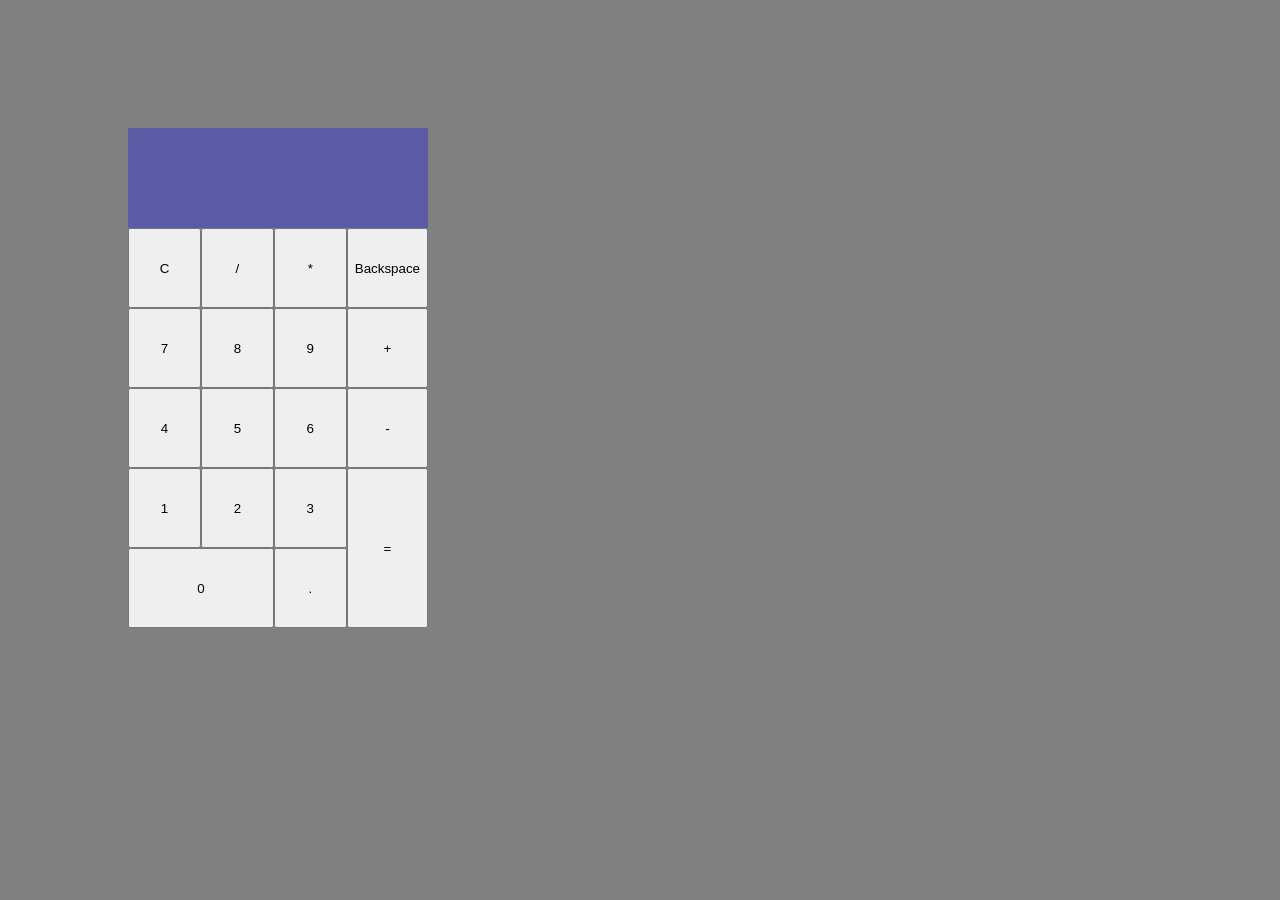
<file: foundations/TOP-calculator/index.html>
<!DOCTYPE html>
<html>

<head>
    <meta charset="UTF-8" name="viewport" content="width=device-width, initial-scale=1.0">
    <script src="javascript.js" defer></script>
    <link rel="stylesheet" href="styles.css">
    <title>Calculator</title>
</head>

<body>
    <div id="head">
        <div id="result"></div>
        <div id="display"></div>

    </div>
    <div id="container">
        <button>C</button>
        <button>/</button>
        <button>*</button>
        <button>Backspace</button>
        <button>7</button>
        <button>8</button>
        <button>9</button>
        <button>+</button>
        <button>4</button>
        <button>5</button>
        <button>6</button>
        <button>-</button>
        <button>1</button>
        <button>2</button>
        <button>3</button>
        <button style="grid-row: span 2;">=</button>
        <button style="grid-column: span 2;">0</button>
        <button>.</button>
    </div>
</body>

</html>
</file>
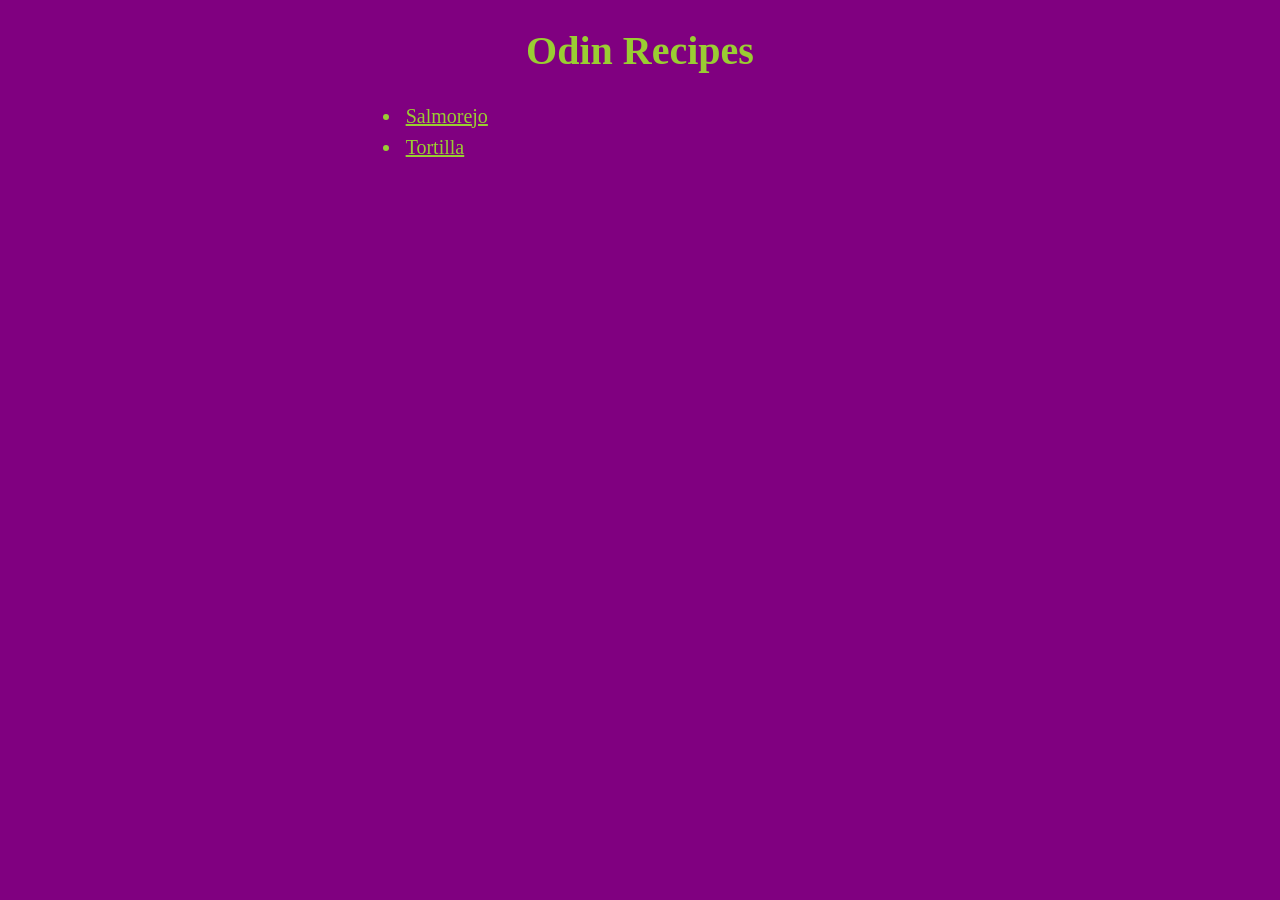
<file: foundations/TOP-odin-recipes/index.html>
<!DOCTYPE HTML>
<html lang="en">
    <head>
        <link rel="stylesheet" href="styles.css">
        <meta charset="UTF-8">
        <title>Odin Recipes</title>
    </head> 

    <body>
        <h1>
            Odin Recipes
        </h1>
            <ul style="display: flex; flex-direction: column; padding: 0 30%;">
                <li>
                    <a href="recipes/salmorejo.html">Salmorejo</a>
                </li>
                <li>
                    <a href="recipes/tortilla.html">Tortilla</a>
                </li>
            </ul>
    </body>
</html>
</file>
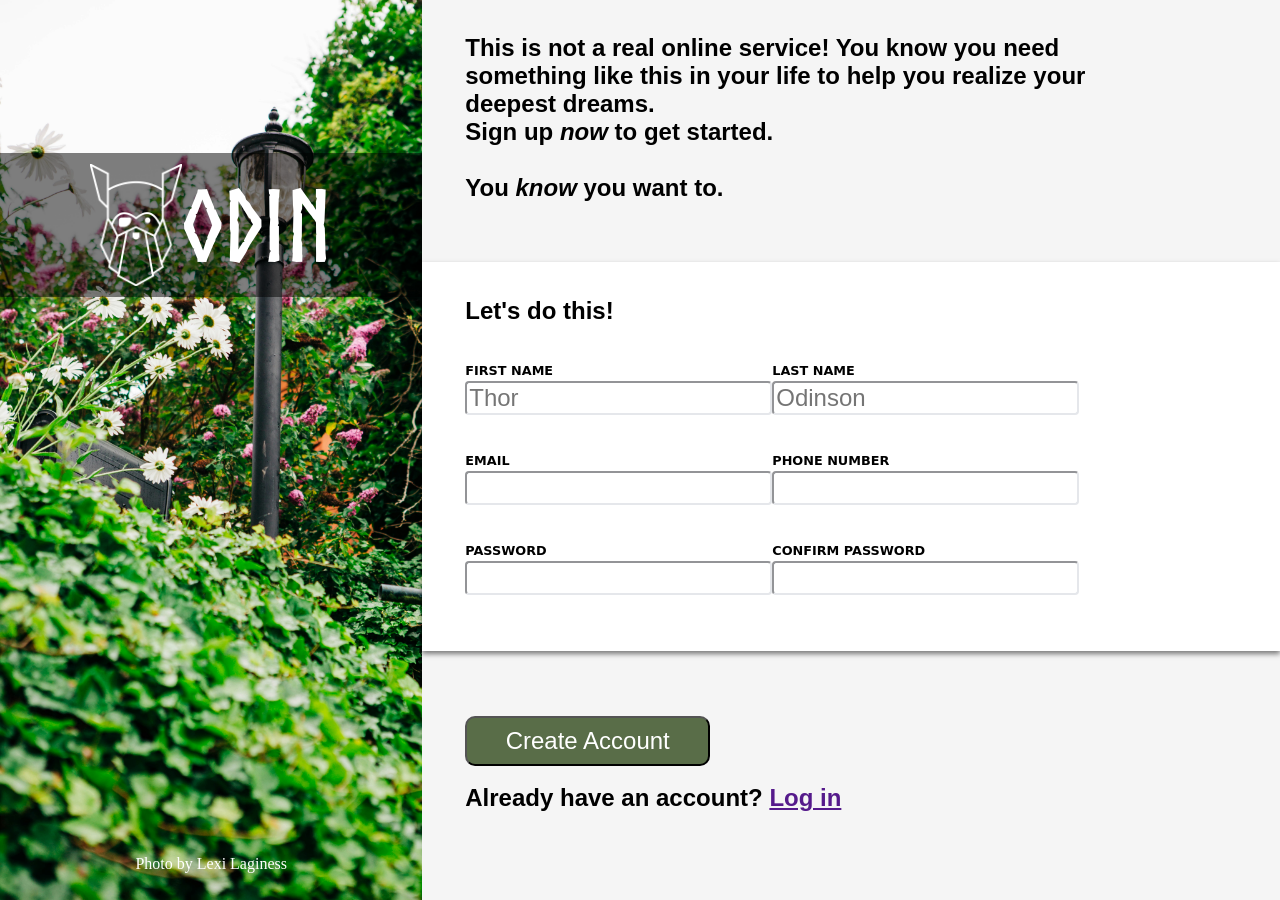
<file: foundations/TOP-sign-up-form/index.html>
<!DOCTYPE html>
<html lang="en">

<head>
    <meta charset="UTF-8">
    <meta name="viewport" content="width=device-width, initial-scale=1.0">
    <link rel="stylesheet" href="styles.css">
    <title>Document</title>
</head>

<body>
    <div id="unsplash">
        <div class="logo">
            <img src="odin-lined.png" alt="logo">
            <a>ODIN</a>
        </div>
        <div>Photo by Lexi Laginess</div>

    </div>
    <div class="back">
        <div>This is not a real online service! You know you need something like this in your life to help you realize your deepest dreams.
            Sign up <em>now</em> to get started.

            You <em>know</em> you want to.</div>
        <div class="form">Let's do this!
            <form id="signupForm" action="path" method="post">
                <div>
                    <label for="firstName">FIRST NAME</label>
                    <input type="text" name="firstName" id="firstName" placeholder="Thor">
                </div>
                <div>
                    <label for="lastName">LAST NAME</label>
                    <input type="text" name="lastName" id="lastName" placeholder="Odinson">
                </div>
                <div>
                    <label for="email">EMAIL</label>
                    <input type="email" name="email" id="email" placeholder="">
                </div>
                <div>
                    <label for="phoneNumber">PHONE NUMBER</label>
                    <input type="text" name="phoneNumber" id="phoneNumber" placeholder="">
                </div>
                <div>
                    <label for="passWord">PASSWORD</label>
                    <input type="password" name="passWord" id="passWord" placeholder="">
                </div>
                <div>
                    <label for="confirmPassword">CONFIRM PASSWORD</label>
                    <input type="password" name="confirmPassword" id="confirmPassword" placeholder="">
                </div>

            </form>

        </div>
        <div>
            <button type="button" id="submitButton">Create Account</button>
            <div>Already have an account? <a href="">Log in</a></div>
        </div>

        <script>
            document.getElementById("submitButton").addEventListener("click", function () {
                document.getElementById("signupForm").submit();
            });
        </script>
    </div>
</body>

</html>
</file>
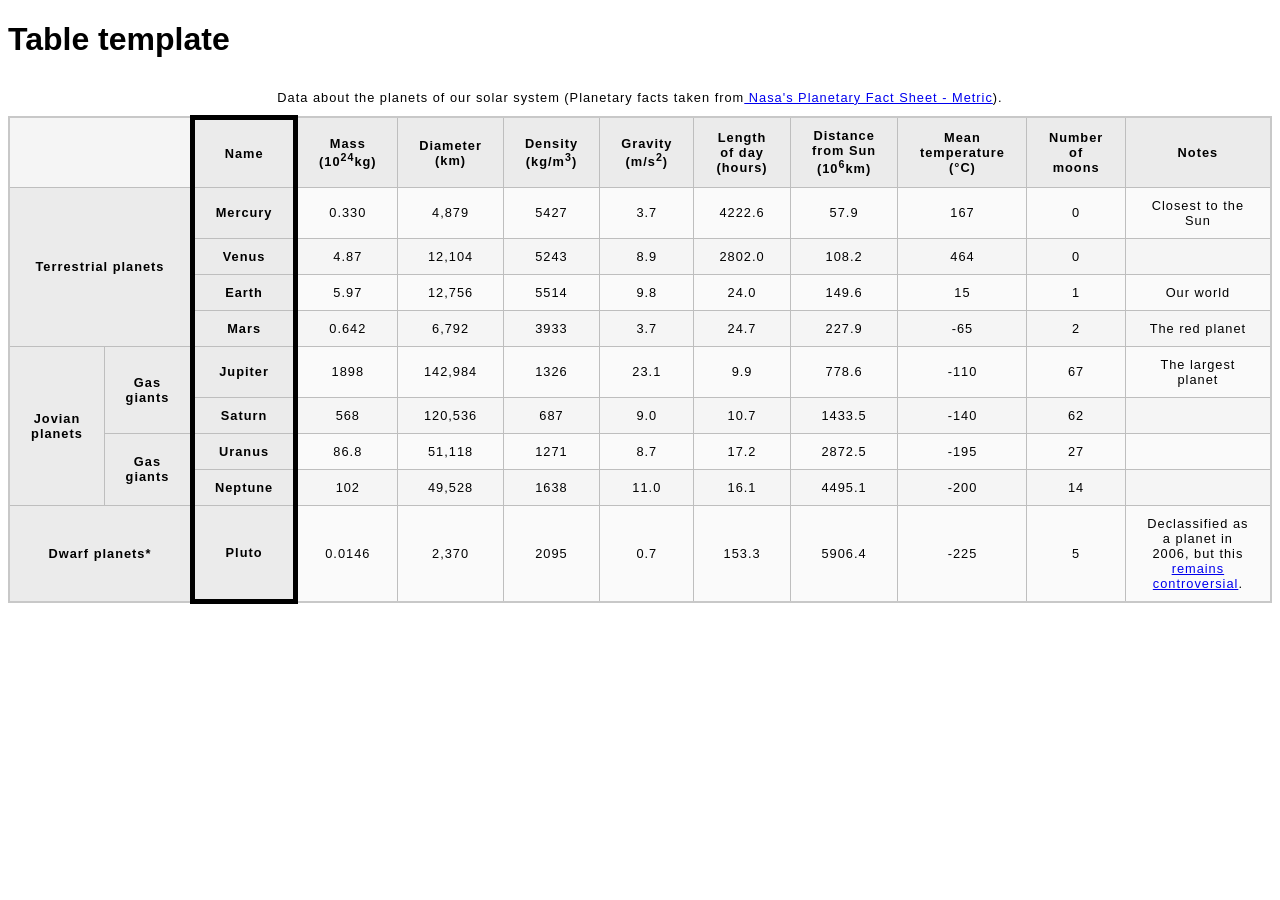
<file: foundations/TOP-table-exercise/index.html>
<!DOCTYPE html>
<html lang="en">

<head>
    <meta charset="UTF-8">
    <meta name="viewport" content="width=device-width, initial-scale=1.0">
    <title>Document</title>
    <link rel="stylesheet" href="styles.css">
</head>

<body>

    <h1>Table template</h1>
    <table>
        <caption>Data about the planets of our solar system (Planetary facts taken from<a
                href="http://nssdc.gsfc.nasa.gov/planetary/factsheet/"> Nasa's Planetary Fact
                Sheet - Metric</a>).</caption>
        <colgroup>
            <col>
            <col>
            <col style="border:5px solid black">
        </colgroup>
        <tr>
            <td colspan="2"></td>
            <th>Name</th>
            <th>Mass (10<sup>24</sup>kg)</th>
            <th>Diameter (km)</th>
            <th>Density (kg/m<sup>3</sup>)</th>
            <th>Gravity (m/s<sup>2</sup>)</th>
            <th>Length of day (hours)</th>
            <th>Distance from Sun (10<sup>6</sup>km)</th>
            <th>Mean temperature (°C)</th>
            <th>Number of moons</th>
            <th>Notes</th>
        </tr>
        <tr>
            <th colspan="2" rowspan="4">Terrestrial planets</th>
            <th>Mercury</th>
            <td>0.330</td>
            <td>4,879</td>
            <td>5427</td>
            <td>3.7</td>
            <td>4222.6</td>
            <td>57.9</td>
            <td>167</td>
            <td>0</td>
            <td>Closest to the Sun</td>
        </tr>
        <tr>
            <th>Venus</th>
            <td>4.87</td>
            <td>12,104</td>
            <td>5243</td>
            <td>8.9</td>
            <td>2802.0</td>
            <td>108.2</td>
            <td>464</td>
            <td>0</td>
            <td></td>
        </tr>
        <tr>
            <th>Earth</th>
            <td>5.97</td>
            <td>12,756</td>
            <td>5514</td>
            <td>9.8</td>
            <td>24.0</td>
            <td>149.6</td>
            <td>15</td>
            <td>1</td>
            <td>Our world</td>

        </tr>
        <tr>
            <th>Mars</th>
            <td>0.642</td>
            <td>6,792</td>
            <td>3933</td>
            <td>3.7</td>
            <td>24.7</td>
            <td>227.9</td>
            <td>-65</td>
            <td>2</td>
            <td>The red planet</td>

        </tr>
        <tr>
            <th rowspan="4">Jovian planets</th>
            <th rowspan="2">Gas giants</th>
            <th>Jupiter</th>
            <td>1898</td>
            <td>142,984</td>
            <td>1326</td>
            <td>23.1</td>
            <td>9.9</td>
            <td>778.6</td>
            <td>-110</td>
            <td>67</td>
            <td>The largest planet</td>

        </tr>
        <tr>
            <th>Saturn</th>
            <td>568</td>
            <td>120,536</td>
            <td>687</td>
            <td>9.0</td>
            <td>10.7</td>
            <td>1433.5</td>
            <td>-140</td>
            <td>62</td>
            <td></td>
        </tr>
        <tr>
            <th rowspan="2">Gas giants</th>
            <th>Uranus</th>
            <td>86.8</td>
            <td>51,118</td>
            <td>1271</td>
            <td>8.7</td>
            <td>17.2</td>
            <td>2872.5</td>
            <td>-195</td>
            <td>27</td>
            <td></td>
        </tr>
        <tr>
            <th>Neptune</th>
            <td>102</td>
            <td>49,528</td>
            <td>1638</td>
            <td>11.0</td>
            <td>16.1</td>
            <td>4495.1</td>
            <td>-200</td>
            <td>14</td>
            <td></td>
        </tr>
        <tr>
            <th colspan="2">Dwarf planets*</th>
            <th>Pluto</th>
            <td>0.0146</td>
            <td>2,370</td>
            <td>2095</td>
            <td>0.7</td>
            <td>153.3</td>
            <td>5906.4</td>
            <td>-225</td>
            <td>5</td>
            <td>Declassified as a planet in 2006, but this <a
                    href="http://www.usatoday.com/story/tech/2014/10/02/pluto-planet-solar-system/16578959/">remains
                    controversial</a>.</td>

        </tr>
    </table>

</body>

</html>
</file>
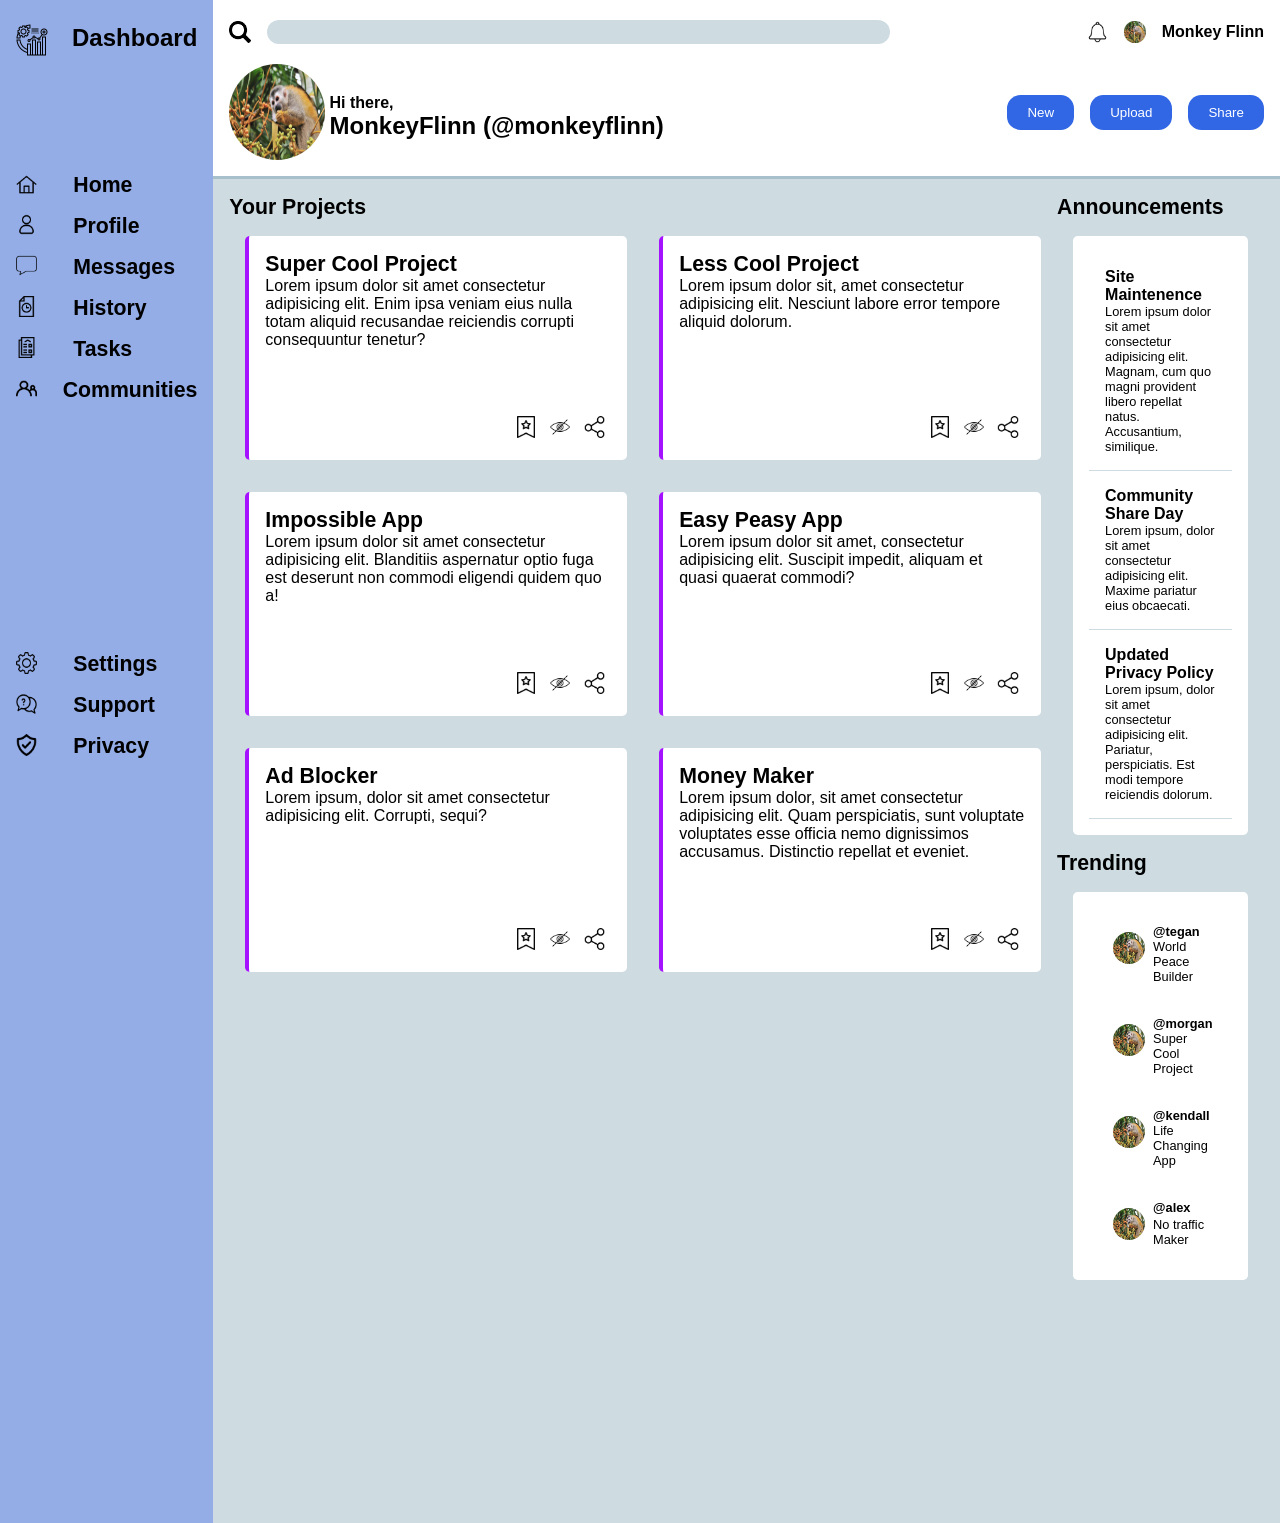
<file: intermediate-html-css/Project/index.html>
<!DOCTYPE html>
<html lang="es">

<head>
    <meta charset="UTF-8">
    <meta name="viewport" content="width=device-width, initial-scale=1.0">
    <title>Intermediate HTML & CSS Project</title>
    <link rel="stylesheet" href="style.css">
</head>

<body>
    <div class="container">
        <div class="header">
            <div class="search">
                <img class="icon" src="images/search.png" alt="Search">
                <div class="search-bar"></div>
            </div>
            <div class="user">
                <img class="notication-icon" src="images/notification.png" alt="Notifications">
                <img class="user-img" src="images/monkey.jpg" alt="User">
                <div class="user-name">Monkey Flinn</div>
            </div>
            <div class="head-user">
                <img class="user-img-logo" src="images/monkey.jpg" alt="User Logo">
                <p class="salute">Hi there,</p>
                <h3>MonkeyFlinn (@monkeyflinn)</h3>
            </div>
            <div class="buttons">
                <button class="new-button">New</button>
                <button class="upload-button">Upload</button>
                <button class="share-button">Share</button>
            </div>
        </div>
        <div class="sidebar">
            <div class="dashboard">
                <img class="dashboard-logo" src="images/dashboard.png" alt="Dashboard">
                <h3>Dashboard</h3>
            </div>
            <div class="sidestcol">
                <div>
                    <img src="images/home.png" alt="Home">
                    <h4>Home</h4>
                </div>
                <div>
                    <img src="images/profile.png" alt="Profile">
                    <h4>Profile</h4>
                </div>
                <div>
                    <img src="images/messages.png" alt="Messages">
                    <h4>Messages</h4>
                </div>
                <div>
                    <img src="images/history.png" alt="History">
                    <h4>History</h4>
                </div>
                <div>
                    <img src="images/tasks.png" alt="Tasks">
                    <h4>Tasks</h4>
                </div>
                <div>
                    <img src="images/communities.png" alt="Communities">
                    <h4>Communities</h4>
                </div>
            </div>
            <div class="sidendcol">
                <div>
                    <img src="images/setting.png" alt="Settings">
                    <h4>Settings</h4>
                </div>
                <div>
                    <img src="images/support.png" alt="Support">
                    <h4>Support</h4>
                </div>
                <div>
                    <img src="images/privacy.png" alt="Privacy">
                    <h4>Privacy</h4>
                </div>
            </div>
        </div>
        <div class="content">
            <div>
                <h4>Your Projects</h4>
            </div>

            <div class="your-project">
                <div class="card">
                    <h4>Super Cool Project</h4>
                    <p>Lorem ipsum dolor sit amet consectetur adipisicing elit. Enim ipsa veniam eius nulla totam aliquid recusandae reiciendis corrupti consequuntur tenetur?</p>
                    <div><img src="images/fav.png" alt=""><img src="images/read.png" alt=""><img src="images/share.png" alt=""></div>
                </div>
                <div class="card">
                    <h4>Less Cool Project</h4>
                    <p>Lorem ipsum dolor sit, amet consectetur adipisicing elit. Nesciunt labore error tempore aliquid dolorum.</p>
                    <div><img src="images/fav.png" alt=""><img src="images/read.png" alt=""><img src="images/share.png" alt=""></div>
                </div>
                <div class="card">
                    <h4>Impossible App</h4>
                    <p>Lorem ipsum dolor sit amet consectetur adipisicing elit. Blanditiis aspernatur optio fuga est deserunt non commodi eligendi quidem quo a!</p>
                    <div><img src="images/fav.png" alt=""><img src="images/read.png" alt=""><img src="images/share.png" alt=""></div>
                </div>
                <div class="card">
                    <h4>Easy Peasy App</h4>
                    <p>Lorem ipsum dolor sit amet, consectetur adipisicing elit. Suscipit impedit, aliquam et quasi quaerat commodi?</p>
                    <div><img src="images/fav.png" alt=""><img src="images/read.png" alt=""><img src="images/share.png" alt=""></div>

                </div>
                <div class="card">
                    <h4>Ad Blocker</h4>
                    <p>Lorem ipsum, dolor sit amet consectetur adipisicing elit. Corrupti, sequi?</p>
                    <div><img src="images/fav.png" alt=""><img src="images/read.png" alt=""><img src="images/share.png" alt=""></div>

                </div>
                <div class="card">
                    <h4>Money Maker</h4>
                    <p>Lorem ipsum dolor, sit amet consectetur adipisicing elit. Quam perspiciatis, sunt voluptate voluptates esse officia nemo dignissimos accusamus. Distinctio repellat et eveniet.</p>
                    <div><img src="images/fav.png" alt=""><img src="images/read.png" alt=""><img src="images/share.png" alt=""></div>

                </div>
            </div>
            <div>
                <h4>Announcements</h4>
            </div>

            <div class="announcements">
                <div>
                    <h5>Site Maintenence</h5>
                    <p>Lorem ipsum dolor sit amet consectetur adipisicing elit. Magnam, cum quo magni provident libero repellat natus. Accusantium, similique.</p>
                </div>
                <div>
                    <h5>Community Share Day</h5>
                    <p>Lorem ipsum, dolor sit amet consectetur adipisicing elit. Maxime pariatur eius obcaecati.</p>
                </div>
                <div>
                    <h5>Updated Privacy Policy</h5>
                    <p>Lorem ipsum, dolor sit amet consectetur adipisicing elit. Pariatur, perspiciatis. Est modi tempore reiciendis dolorum.</p>
                </div>
            </div>
            <div>
                <h4>Trending</h4>
            </div>

            <div class="trending">
                <div>
                    <img src="images/monkey.jpg" alt="Monkey">
                    <h6>@tegan</h6>
                    <p>World Peace Builder</p>
                </div>
                <div>
                    <img src="images/monkey.jpg" alt="Monkey">
                    <h6>@morgan</h6>
                    <p>Super Cool Project</p>
                </div>
                <div>
                    <img src="images/monkey.jpg" alt="Monkey">
                    <h6>@kendall</h6>
                    <p>Life Changing App</p>
                </div>
                <div>
                    <img src="images/monkey.jpg" alt="Monkey">
                    <h6>@alex</h6>
                    <p>No traffic Maker</p>
                </div>
            </div>
        </div>
    </div>
</body>

</html>
</file>
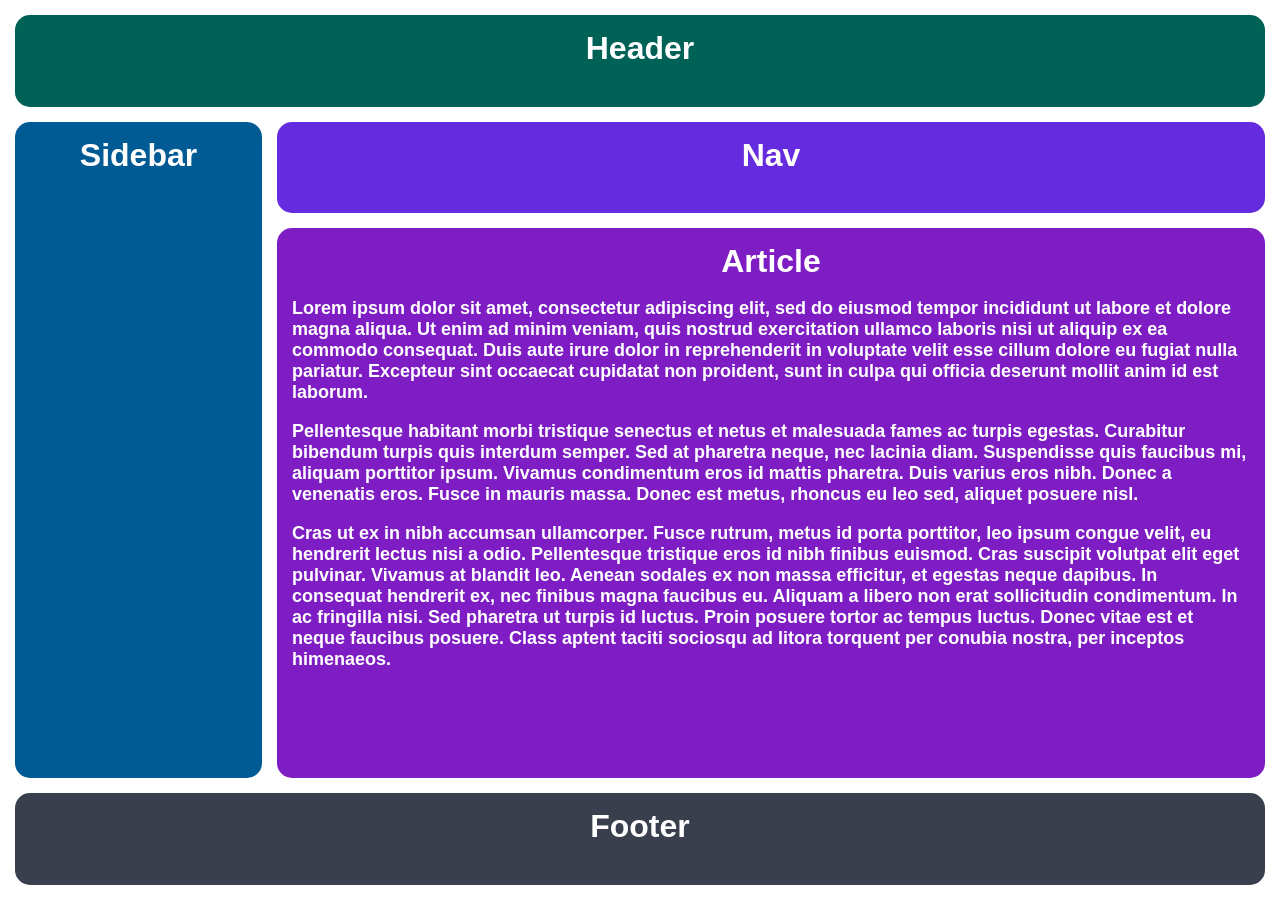
<file: intermediate-html-css/TOP-01-responsive-holy-grail/index.html>
<!DOCTYPE html>
<html lang="en">
  <head>
    <meta charset="UTF-8">
    <meta http-equiv="X-UA-Compatible" content="IE=edge">
    <meta name="viewport" content="width=device-width, initial-scale=1.0">
    <title>Responsive Holy Grail</title>
    <link rel="stylesheet" href="style.css">
  </head>
  <body>
    <div class="container">
      <div class="header">Header</div>
      <div class="sidebar">Sidebar</div>
      <div class="nav">Nav</div>
      <div class="article">Article
        <p>Lorem  ipsum dolor sit amet, consectetur adipiscing elit, sed do eiusmod tempor incididunt ut labore et dolore magna aliqua. Ut enim ad minim veniam, quis nostrud exercitation ullamco laboris nisi ut aliquip ex ea commodo consequat. Duis aute irure dolor in reprehenderit in voluptate velit esse cillum dolore eu fugiat nulla pariatur. Excepteur sint occaecat cupidatat non proident, sunt in culpa qui officia deserunt mollit anim id est laborum.</p>
        <p>Pellentesque habitant morbi tristique senectus et netus et malesuada fames ac turpis egestas. Curabitur bibendum turpis quis interdum semper. Sed at pharetra neque, nec lacinia diam. Suspendisse quis faucibus mi, aliquam porttitor ipsum. Vivamus condimentum eros id mattis pharetra. Duis varius eros nibh. Donec a venenatis eros. Fusce in mauris massa. Donec est metus, rhoncus eu leo sed, aliquet posuere nisl.</p>
        <p>Cras ut ex in nibh accumsan ullamcorper. Fusce rutrum, metus id porta porttitor, leo ipsum congue velit, eu hendrerit lectus nisi a odio. Pellentesque tristique eros id nibh finibus euismod. Cras suscipit volutpat elit eget pulvinar. Vivamus at blandit leo. Aenean sodales ex non massa efficitur, et egestas neque dapibus. In consequat hendrerit ex, nec finibus magna faucibus eu. Aliquam a libero non erat sollicitudin condimentum. In ac fringilla nisi. Sed pharetra ut turpis id luctus. Proin posuere tortor ac tempus luctus. Donec vitae est et neque faucibus posuere. Class aptent taciti sociosqu ad litora torquent per conubia nostra, per inceptos himenaeos.</p>
      </div>
      <div class="footer">Footer</div>
    </div>
  </body>
</html>
</file>
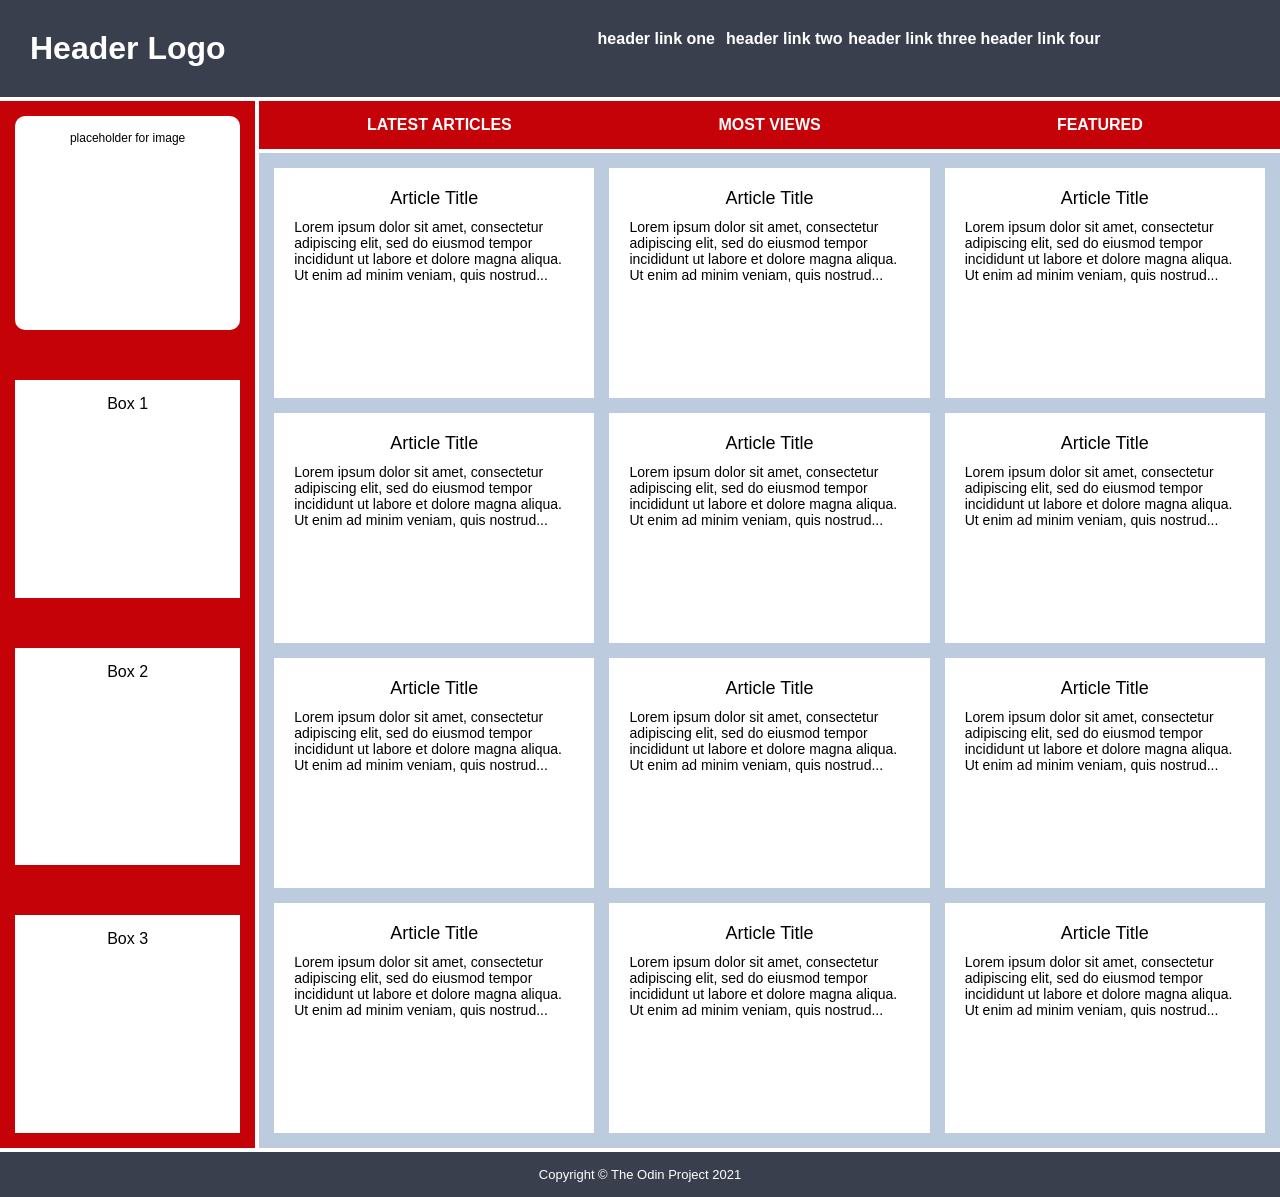
<file: intermediate-html-css/TOP-02-holy-grail-mockup/index.html>
<!DOCTYPE html>
<html lang="en">

<head>
  <meta charset="UTF-8">
  <meta http-equiv="X-UA-Compatible" content="IE=edge">
  <meta name="viewport" content="width=device-width, initial-scale=1.0">
  <title>Holy Grail Mockup</title>
  <link rel="stylesheet" href="style.css">
</head>

<body>
  <div class="container">
    <div class="header">
      <div class="logo">Header Logo</div>
      <div class="menu">
        <ul>
          <li>header link one</li>
          <li>header link two</li>
          <li>header link three</li>
          <li>header link four</li>
        </ul>
      </div>
    </div>
    <div class="sidebar">
      <div class="photo">
        <p>placeholder for image</p>
      </div>
      <div class="side-content">Box 1
      </div>
      <div class="side-content">Box 2
      </div>
      <div class="side-content">Box 3
      </div>
    </div>
    <div class="nav">
      <ul>
        <li>Latest Articles</li>
        <li>Most Views</li>
        <li>Featured</li>
      </ul>
    </div>
    <div class="article">
      <div class="card">
        <p class="title">Article Title</p>
        <p>Lorem ipsum dolor sit amet, consectetur adipiscing elit, sed do eiusmod tempor incididunt ut labore et dolore magna aliqua. Ut enim ad minim veniam, quis nostrud...</p>
      </div>
      <div class="card">
        <p class="title">Article Title</p>
        <p>Lorem ipsum dolor sit amet, consectetur adipiscing elit, sed do eiusmod tempor incididunt ut labore et dolore magna aliqua. Ut enim ad minim veniam, quis nostrud...</p>
      </div>
      <div class="card">
        <p class="title">Article Title</p>
        <p>Lorem ipsum dolor sit amet, consectetur adipiscing elit, sed do eiusmod tempor incididunt ut labore et dolore magna aliqua. Ut enim ad minim veniam, quis nostrud...</p>
      </div>
      <div class="card">
        <p class="title">Article Title</p>
        <p>Lorem ipsum dolor sit amet, consectetur adipiscing elit, sed do eiusmod tempor incididunt ut labore et dolore magna aliqua. Ut enim ad minim veniam, quis nostrud...</p>
      </div>
      <div class="card">
        <p class="title">Article Title</p>
        <p>Lorem ipsum dolor sit amet, consectetur adipiscing elit, sed do eiusmod tempor incididunt ut labore et dolore magna aliqua. Ut enim ad minim veniam, quis nostrud...</p>
      </div>
      <div class="card">
        <p class="title">Article Title</p>
        <p>Lorem ipsum dolor sit amet, consectetur adipiscing elit, sed do eiusmod tempor incididunt ut labore et dolore magna aliqua. Ut enim ad minim veniam, quis nostrud...</p>
      </div>
      <div class="card">
        <p class="title">Article Title</p>
        <p>Lorem ipsum dolor sit amet, consectetur adipiscing elit, sed do eiusmod tempor incididunt ut labore et dolore magna aliqua. Ut enim ad minim veniam, quis nostrud...</p>
      </div>
      <div class="card">
        <p class="title">Article Title</p>
        <p>Lorem ipsum dolor sit amet, consectetur adipiscing elit, sed do eiusmod tempor incididunt ut labore et dolore magna aliqua. Ut enim ad minim veniam, quis nostrud...</p>
      </div>
      <div class="card">
        <p class="title">Article Title</p>
        <p>Lorem ipsum dolor sit amet, consectetur adipiscing elit, sed do eiusmod tempor incididunt ut labore et dolore magna aliqua. Ut enim ad minim veniam, quis nostrud...</p>
      </div>
      <div class="card">
        <p class="title">Article Title</p>
        <p>Lorem ipsum dolor sit amet, consectetur adipiscing elit, sed do eiusmod tempor incididunt ut labore et dolore magna aliqua. Ut enim ad minim veniam, quis nostrud...</p>
      </div>
      <div class="card">
        <p class="title">Article Title</p>
        <p>Lorem ipsum dolor sit amet, consectetur adipiscing elit, sed do eiusmod tempor incididunt ut labore et dolore magna aliqua. Ut enim ad minim veniam, quis nostrud...</p>
      </div>
      <div class="card">
        <p class="title">Article Title</p>
        <p>Lorem ipsum dolor sit amet, consectetur adipiscing elit, sed do eiusmod tempor incididunt ut labore et dolore magna aliqua. Ut enim ad minim veniam, quis nostrud...</p>
      </div>
    </div>
    <div class="footer">
      <p>Copyright © The Odin Project 2021</p>
    </div>
  </div>
</body>

</html>
</file>
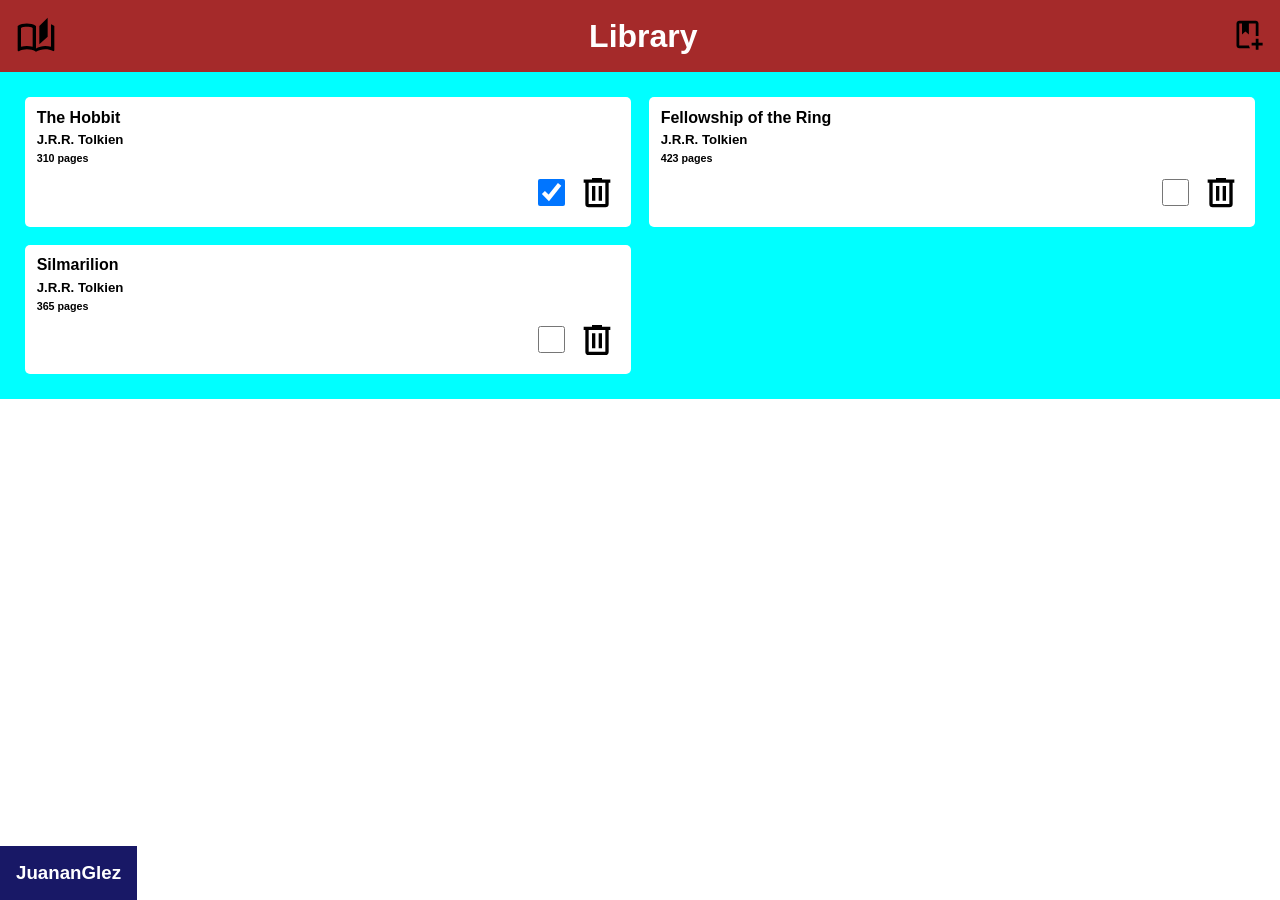
<file: javascript/project-library/index.html>
<!DOCTYPE html>
<html lang="en">

<head>
    <meta charset="UTF-8">
    <meta name="viewport" content="width=device-width, initial-scale=1.0">
    <title>Project-Library</title>
    <link rel="stylesheet" href="style.css">
</head>

<body>
    <div class="container">
        <div class="header">
            <img src="images/book-open-page-variant-outline.svg" alt="">
            <h1>Library</h1>
            <button onclick="showNewBook()" id="plus">
                <img class="plus" src="images/book-plus-outline.svg" alt="">
            </button>
        </div>
        <div class="content">
        </div>
        <form class="addbook">
            <div>
                <label>Title:</label><br>
                <input class="bracket" type="text" id="title">
            </div>
            <div>
                <label>Author:</label><br>
                <input class="bracket" type="text" id="author">
            </div>
            <div>
                <label>Pages:</label><br>
                <input class="bracket" type="text" id="pages">
            </div>
            <div style="width: stretch;">
                <label>Read?:</label>
                <input type="checkbox" id="read">
            </div>
            <div><input type="button" value="Add book" onclick="new newBook()"></div>
        </form>
        <div class="lower">
            <h3>JuananGlez</h3>
        </div>
    </div>
    <script src="library.js"></script>
</body>

</html>
</file>
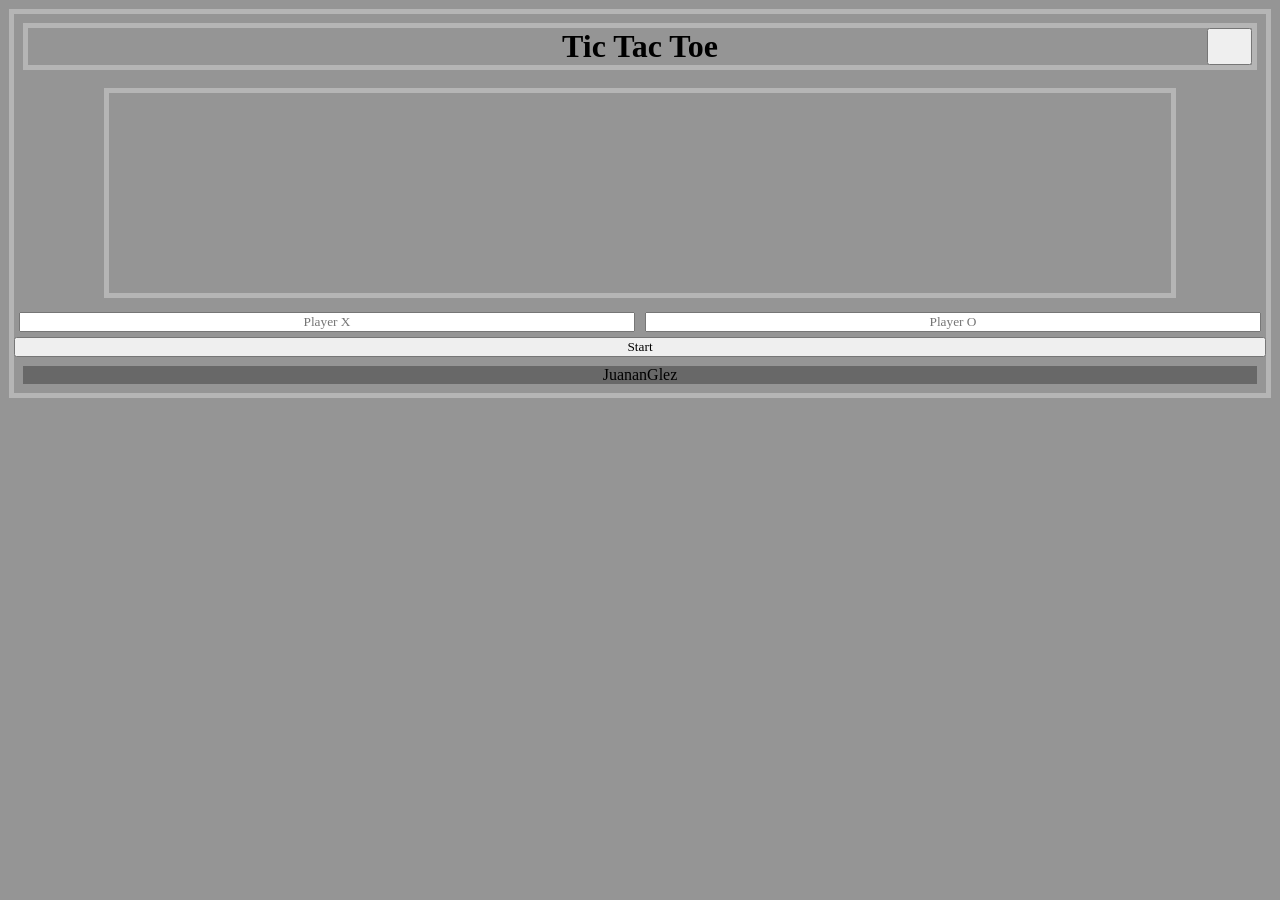
<file: javascript/project-tic-tac-toe/index.html>
<!DOCTYPE html>
<html lang="en">

<head>
    <meta charset="UTF-8">
    <meta name="viewport" content="width=device-width, initial-scale=1.0">
    <title>Project Tic Tac Toe</title>
    <link rel="stylesheet" href="style.css">
</head>

<body>
    <container>
        <header>
            <h1>Tic Tac Toe</h1>
            <button type="button" class="reload"></button>
        </header>
        <div class="gameBoard">
        </div>
        <div class="gameStart">
            <input type="text" id="PlayerX" placeholder="Player X">
            <input type="text" id="PlayerO" placeholder="Player O">

            <button type="button" id="start" onclick="Game.startGame()">Start</button>
            <button type="button" id="reset" onclick="Game.resetGame()">Reset</button>

        </div>
        <footer>
            <p>JuananGlez</p>
        </footer>
    </container>
    <script src="tic-tac-toe.js"></script>
</body>

</html>
</file>
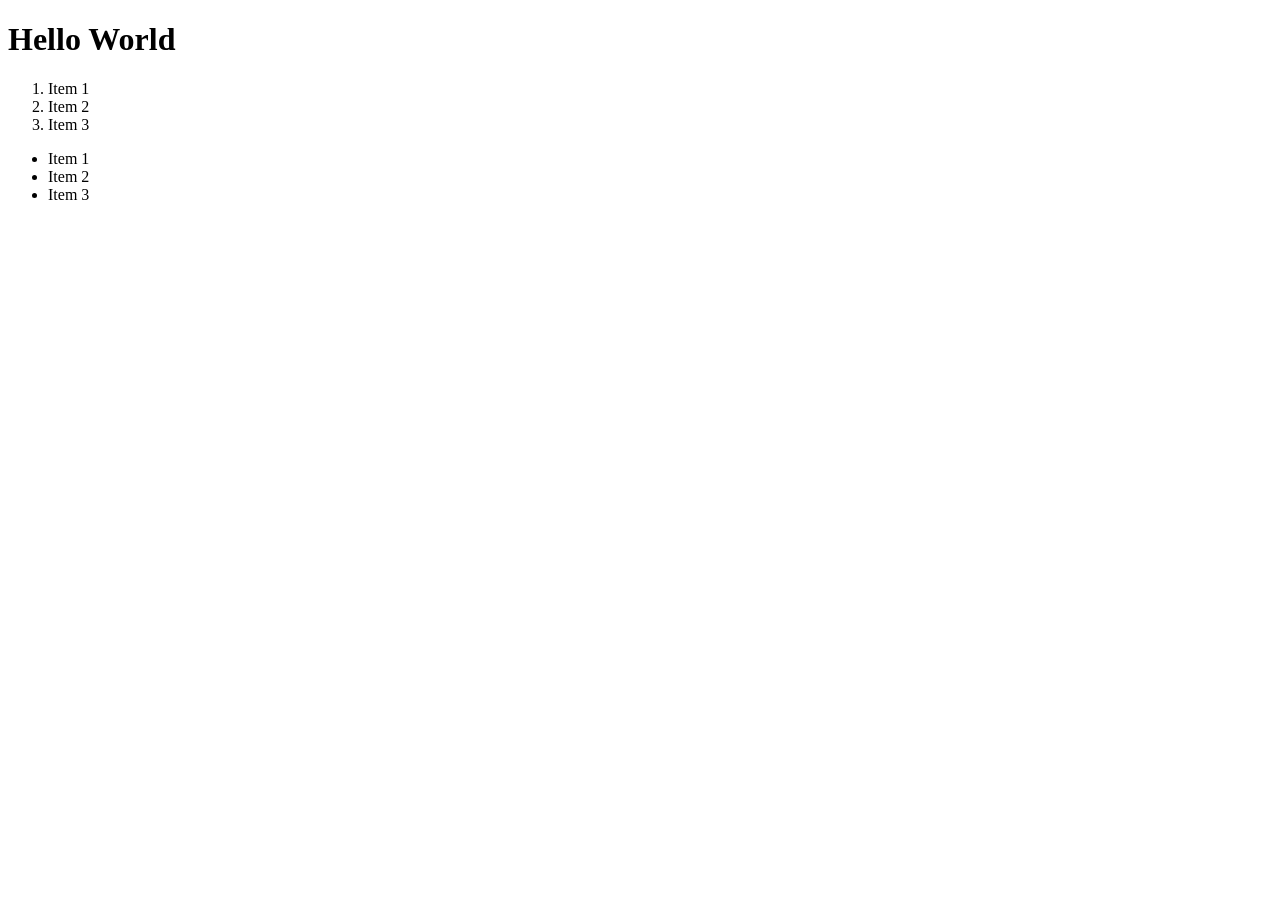
<file: foundations/TOP-git_test/html-boilerplate/index.html>
<!DOCTYPE html>
<html lang="en">
<head>
    <meta charset="UTF-8">
    <meta name="viewport" content="width=device-width, initial-scale=1.0">
    <title>Document</title>
</head>
<body>
    <h1>
        Hello World
    </h1>
    <ol>
        <li>Item 1</li>
        <li>Item 2</li>
        <li>Item 3</li>
    </ol>
    <ul>
        <li>Item 1</li>
        <li>Item 2</li>
        <li>Item 3</li>
    </ul>
      
</body>
</html>
</file>
<file: foundations/TOP-calculator/styles.css>
body {
    background-color: grey;
    display: flex;
    width: 300px;
    height: 500px;
    flex-direction: column;
    justify-self: center;
    margin: 10%;
}

#head {
    background-color: rgb(0 0 256 / 30%);
    padding-top: 3%;
    padding-bottom: 2%;
    padding-right: 5%;
    padding-left: 5%;
    box-sizing: border-box;
    min-height: fit-content;
    height: 20%;
}

/* #result {
    text-align: left;
    align-content: baseline;
    font-size: 5vh;
    min-height: 5vh;
} */

#display,
#result {
    text-align: right;
    align-content: end;
    font-size: 7vh;
    /* min-height: 7vh; */
}

#container {
    display: grid;
    grid-template-columns: repeat(4, 1fr);
    grid-template-rows: auto;
    height: 80%;
    width: 100%;
}

button:active {
    transform: scale(0.95);
    transition: transform 0.1s;
}
</file>
<file: foundations/TOP-odin-recipes/styles.css>
html{
    font-size: 20px;
}
*   {
    background-color: purple;
    color: yellowgreen;
    /* outline: 2px solid red; */
}

body {
    margin: 1%;
    text-align: center;
    padding-bottom: 30%;
}

.recipe {
    position: fixed;
    top: 0;
    text-align: left;
    width: max-content;
    margin: 0% 0% 0% 5%;
    padding: 0%;
}
.recipe a{
    text-decoration: none;
}
img {
    padding: 1rem;
    max-width: 30vw;
}

/* Dispositivos verticales */
@media (max-width: 100vh) { 

    .lists{
        display: flex;
        flex-direction: column;
        gap: 15px;
    }   
}

/* Dispositivos horizontales */
@media (max-height: 100vw) { 

    div h1,h2,h3,p{
        margin: 0% 30%;
    }
    .lists{
        display: flex;
        flex-direction: row;
        padding: 0 10%;
    }
}

h2,h3 {
    padding: 4em 0 1em 0; 
}
ul,ol {
    flex:1;
    text-align: justify;
    margin: 1%;
}
li {
    padding: 4px;
}
</file>
<file: foundations/TOP-sign-up-form/styles.css>
/* variation is the selected input, which should have a blue border and subtle box-shadow. This can be done with the :focus  */
@font-face {
    font-family: norseBold;
    src: url(Norse-Bold.otf);
    font-weight: bold;
}

body {
    display: flex;
    margin: 0;
    height: 100vh;
    width: 100vw;
    overflow: hidden;
}

div {
    position: relative;
}

#unsplash {
    background: url(lexi-laginess-nt6N7BS3rPk-unsplash.jpg);
    background-size: cover;
    background-repeat: no-repeat;
    height: 100vh;
    width: 33vw;
    color: white;

}

.logo {
    font-family: norseBold;
    background-color: rgba(0, 0, 0, 50%);
    top: 17vh;
    height: 16vh;
    display: flex;
    justify-content: center;
    align-items: center;

    a {
        font-size: 11vh;
    }
}

#unsplash>div:last-child {
    text-align: center;
    bottom: -79vh;
    font-size: clamp(1vw, 100%, 3vw);
}

img {
    height: 85%;
}

.back {
    width: 67vw;
    height: 100vh;
    display: flex;
    flex-direction: column;
    justify-content: space-evenly;
    background-color: rgb(245, 245, 245);
    white-space: pre-line;
    font-family: Arial, Helvetica, sans-serif;
    font-weight: bold;
    font-size: clamp(1vw, 150%, 3vw);
    padding-left: 0% 0%;
}

.back>div {
    height: 100%;
    align-content: flex-end;
    padding: 4% 14% 7% 5%;
}

.back>.form {
    box-shadow: 0px 3px 5px 0px rgba(0, 0, 0, 0.5);
    background-color: white;
    align-content: flex-start;
    padding: 4% 14% 0% 5%;

}

form {
    display: grid;
    grid-template-columns: repeat(2, 1fr);
    padding-right: 12vw;
}

input {
    border-radius: 4px;
    font-size: clamp(1vw, 100%, 3vw);
    border-color: #E5E7EB;
}

input:invalid {
    border-color: red;
}

input:focus {
    border: 100px;
    border-color: cadetblue;
    box-shadow: 0px 3px 5px 0px rgba(0, 0, 0, 0.5)
}

label {
    font-size: 1vw;
    font-family: system-ui, -apple-system, BlinkMacSystemFont, 'Segoe UI', Roboto, Oxygen, Ubuntu, Cantarell, 'Open Sans', 'Helvetica Neue', sans-serif;
}

button {
    background-color: #596D48;
    color: white;
    font-size: clamp(1vw, 100%, 3vw);
    padding: 1vh 3vw;
    border-radius: 10px;
    margin-bottom: 2vh;
}

.form>div:last-child {
    align-content: flex-start;

}
</file>
<file: foundations/TOP-table-exercise/styles.css>
html {
        font-family: sans-serif;
    }

    table {
        border-collapse: collapse;
        border: 2px solid rgb(200, 200, 200);
        letter-spacing: 1px;
        font-size: 0.8rem;
    }

    td,
    th {
        border: 1px solid rgb(190, 190, 190);
        padding: 10px 20px;
    }

    th {
        background-color: rgb(235, 235, 235);
    }


    td {
        text-align: center;
    }

    tr:nth-child(even) td {
        background-color: rgb(250, 250, 250);
    }

    tr:nth-child(odd) td {
        background-color: rgb(245, 245, 245);
    }

    caption {
        padding: 10px;
    }
</file>
<file: intermediate-html-css/Project/style.css>
* {
    margin: 0;
    padding: 0;
}

img {
    width: 1.33em;
    height: 1.33em;
}

h3 {
    font-size: 1.5em;
}

h4 {
    font-size: 1.33em;
}

h5 {
    font-size: 1em;
}

p {
    font-size: 1em;
    font-weight: bold;
}

.container {
    text-align: left;
    font-size: 1em;
    font-family: Helvetica;
    font-weight: bold;
    display: grid;
    grid-template-columns: 1fr 5fr;
}

.header {
    background-color: #ffffff;
    color: black;
    display: grid;
    grid-column: 2/3;
    grid-template-areas:
        "search user"
        "headuser buttons";
    padding: 1em;
    grid-template-rows: 1fr 3fr;
    grid-template-columns: 1.5fr 1fr;
    grid-row-gap: 1em;
}

.header div {
    display: grid;
    grid-auto-flow: column;
}

.search {
    grid-area: search;
    justify-self: start;
    gap: 1em;
    align-items: center;
    width: 100%;
    display: grid;
    grid-template-columns: 0.0fr 1fr;
}

.search-bar {
    border-radius: 1em;
    padding: 10px 20px;
    width: 100%;
    height: 15%;
    background-color: #12537334;
    cursor: text;
}

.user {
    grid-area: user;
    justify-self: end;
    gap: 1em;
    align-items: center;
}

.head-user {
    grid-area: headuser;
    justify-self: start;
    grid-template-columns: 0.3fr 1fr;
    grid-template-rows: 1fr 1fr;
}

.salute {
    display: grid;
    align-items: end;
}

.user-img-logo {
    grid-row: 1/3;
    justify-self: start;
    width: 6em;
    height: 6em;
}

.buttons {
    grid-area: buttons;
    justify-self: end;
    gap: 1em;
    align-items: center;
}

.user-img,
.user-img-logo {
    border-radius: 50%;
}

button {
    background-color: #3167e5;
    color: white;
    border: none;
    border-radius: 1em;
    padding: 10px 20px;
    cursor: pointer;
}

.sidebar {
    background-color: #94ade6;
    color: white;
    display: grid;
    grid-row: 1/3;
    padding: 1em;
    color: black;
    grid-template-rows: 0.5fr 1.5fr 1fr 2fr;
}

.sidendcol {
    padding-top: 2em;
}

.sidendcol div,
.sidestcol div,
.dashboard {
    display: grid;
    grid-template-columns: 1fr 3fr;
    gap: 1em;
    align-items: start;
    padding: 0.5em 0;
}

.dashboard img {
    width: 2em;
    height: 2em;
}

.content {
    background-color: #12537334;
    padding: 1em;
    border-top: 0.2em solid #12537334;
    display: grid;
    grid-template-columns: 4fr 1fr;
    grid-template-rows: 0fr 1fr 0fr 1fr;
}

.your-project {
    display: grid;
    grid-template-columns: 1fr 1fr;
    grid-row: 2/5;
    align-content: start;
}

.card {
    background-color: #ffffff;
    border-left: 0.3em solid #a412ff;
    padding: 1em;
    margin: 1em;
    border-radius: 0.3em;
    display: grid;
    grid-template-rows: 0fr 1fr 0fr;
    height: 12em;

    p {
        font-weight: normal;
    }
}

.card div {
    display: grid;
    grid-auto-flow: column;
    justify-content: end;

    img {
        padding: 0.4em;
    }
}

.announcements {
    background-color: #ffffff;
    padding: 1em;
    margin: 1em;
    border-radius: 0.3em;
}

.announcements div {
    border-bottom: 0.1em solid #12537334;
    padding: 1em;

    p {
        font-weight: normal;
        font-size: 0.8em;
    }
}

.trending {
    background-color: #ffffff;
    padding: 1em;
    margin: 1em;
    border-radius: 0.3em;
    height: fit-content;
}

.trending div {
    display: grid;
    grid-template-columns: 0.3fr 1fr;
    padding: 1em;

    img {
        grid-row: 1/3;
        border-radius: 50%;
        width: 2em;
        height: 2em;
        padding: 0.5em;
    }

    h6 {
        font-weight: bold;
        font-size: 0.8em;
    }

    p {
        font-weight: normal;
        font-size: 0.8em;
    }
}
</file>
<file: intermediate-html-css/TOP-01-responsive-holy-grail/style.css>
body,
html {
  height: 100%;
  margin: 0;
}

.container {
  text-align: center;
  height: 100%;
  padding: 15px;
  gap: 15px;
  box-sizing: border-box;
  display: grid;
  grid-template-columns: 1fr 4fr;
  grid-template-rows: 1fr 1fr 6fr 1fr;
}

.container div {
  padding: 15px;
  font-size: 32px;
  font-family: Helvetica;
  font-weight: bold;
  color: white;
  border-radius: 15px;
}

.header {
  background-color: #006157;
  grid-column: 1 / 3;
}

.sidebar {
  background-color: #005B94;
  grid-row: 2 / 4;
}

.nav {
  background-color: #642cde;
}

.article {
  background-color: #7E1DC3;
}

.article p {
  font-size: 18px;
  font-family: sans-serif;
  color: white;
  text-align: left;
}

.footer {
  background-color: #393f4d;
  grid-column: 1 / 3;
}
</file>
<file: intermediate-html-css/TOP-02-holy-grail-mockup/style.css>
* {
  margin: 0;
  padding: 0;
}

.container {
  text-align: center;
}

.container div {
  padding: 15px;
  font-size: 32px;
  font-family: Helvetica;
  font-weight: bold;
  color: white;
}

.header {
  background-color: #393f4d;
}

.nav ul,
.menu ul {
  font-size: 16px;
  list-style-type: none;
}

.sidebar {
  background-color: #C50208;
}

.sidebar .photo {
  background-color: white;
  color: black;
  font-size: 12px;
  font-weight: normal;
  border-radius: 10px;
}


.sidebar .side-content {
  background-color: white;
  color: black;
  font-size: 16px;
  font-weight: normal;
}

.nav {
  background-color: #C50208;
}

.nav ul li {
  text-transform: uppercase;
}

.article {
  background-color: #bccbde;
}

.article p {
  font-size: 18px;
  font-family: sans-serif;
  color: white;
  text-align: left;
}

.article .card {
  background-color: #FFFFFF;
  color: black;
  text-align: center;
}

.card p {
  color: black;
  font-weight: normal;
  font-size: 14px;
}

.card .title {
  font-size: 18px;
  text-align: center;
}

.footer {
  background-color: #393f4d;
}

.footer p {
  font-size: 13px;
  font-weight: normal;
}

.container {
  display: grid;
  grid-template-columns: 1fr 4fr;
  gap: 4px;
}

.header {
  display: grid;
  grid-column: 1 / 3;
  grid-template-columns: 1fr 2fr;
}

.logo {
  justify-self: start;
}

.menu {
  justify-self: center;
}

.menu ul {
  display: grid;
  grid-template-columns: repeat(4, 1fr);
}

.sidebar {
  display: grid;
  grid-row: 2 / 4;
  gap: 50px;
}

.nav ul {
  display: grid;
  grid-template-columns: repeat(3, 1fr);
}

.article {
  display: grid;
  grid-template-columns: repeat(auto-fit, minmax(250px, 1fr));
  gap: 15px;
}

.article .card {
  height: 200px;
}

.card p {
  padding: 5px;
}

.footer {
  grid-column: 1 / 3;
}
</file>
<file: javascript/project-library/style.css>
* {
    margin: 0;
    padding: 0;
    align-content: center;
}

body {
    font-family: Arial, Helvetica, sans-serif;
    font-size: 1em;
}

img {
    width: auto;
    height: 2.5em;
}

.container {
    background-color: white;
    display: grid;
    grid-template-columns: 1fr;
    grid-template-rows: 8vh 85vh 7vh;
}

.header {
    background-color: brown;
    display: grid;
    grid-template-columns: 0fr 1fr 0fr;
    padding: 1em;
    color: white;
    text-align: center;
}

button {
    background-color: rgba(0, 0, 0, 0);
    border: 0px;
}

.plus {
    cursor: pointer;
}

.content {
    background-color: aqua;
    display: grid;
    grid-auto-flow: row;
    grid-template-columns: 1fr 1fr;
    padding: 1em;
    align-content: start;
    height: fit-content;
    min-height: stretch;
}

.card {
    background-color: white;
    margin: 1vh;
    padding: 1vh;
    border-radius: 5px;
    display: grid;
    grid-template-rows: 0fr 0fr 0fr 1fr;

    * {
        padding: 0.3vh;
    }
}

.minus {
    display: grid;
    width: 10vh;
    grid-template-columns: 1fr 1fr;
    justify-self: flex-end;
    justify-content: center;
    align-items: center;
}

.readCheck {
    height: 3vh;
}

.addbook {
    display: none;
    position: fixed;
    top: 6vh;
    right: 6vh;
    grid-template-rows: repeat(3, 1fr);
    padding: 1vh;
    justify-items: end;
    background-color: white;
    border-radius: 5px;
    border: 2px solid rgba(0, 0, 255, 0.33);
}

.bracket {
    border-radius: 5px;
    background-color: rgba(128, 128, 128, 0.255);
    cursor: text;
    width: 35vh;
}

.lower {
    position: fixed;
    align-self: flex-end;
    width: stretch;
    background-color: rgb(24, 24, 102);
    text-align: right;
    padding: 1em;
    color: white;
}
</file>
<file: javascript/project-tic-tac-toe/style.css>
* {
    padding: 0;
    margin: 0;
    font-family: cursive;
}

body {
    background-color: rgb(149, 149, 149);
}

container {
    border: 5px solid rgba(255, 255, 255, 0.3);
    margin: 1vh;
    display: grid;
    grid-template-rows: 0fr 1fr 0fr;
}

header {
    border: 5px solid rgba(255, 255, 255, 0.3);
    margin: 1vh;
    display: grid;
    grid-template-columns: 1fr 0fr;
    text-align: center;
    padding-left: 5vh;
}

.reload {
    width: 5vh;
}

.gameBoard {
    border: 5px solid rgba(255, 255, 255, 0.3);
    margin: 1vh 10vh;
    text-align: center;
    display: grid;
    grid-template-columns: repeat(3, 1fr);
    height: 200px;
}

.gameStart {
    text-align: center;
    display: grid;
    grid-template-columns: repeat(2, 1fr);

    button {
        grid-column: 1/3;
    }

    input {
        text-align: center;
        align-content: center;
        margin: 5px;

    }
}

#start {
    display: grid;
}

#reset {
    display: none;
}

footer {
    background-color: rgba(0, 0, 0, 0.3);
    margin: 1vh;
    text-align: center;
}
</file>
